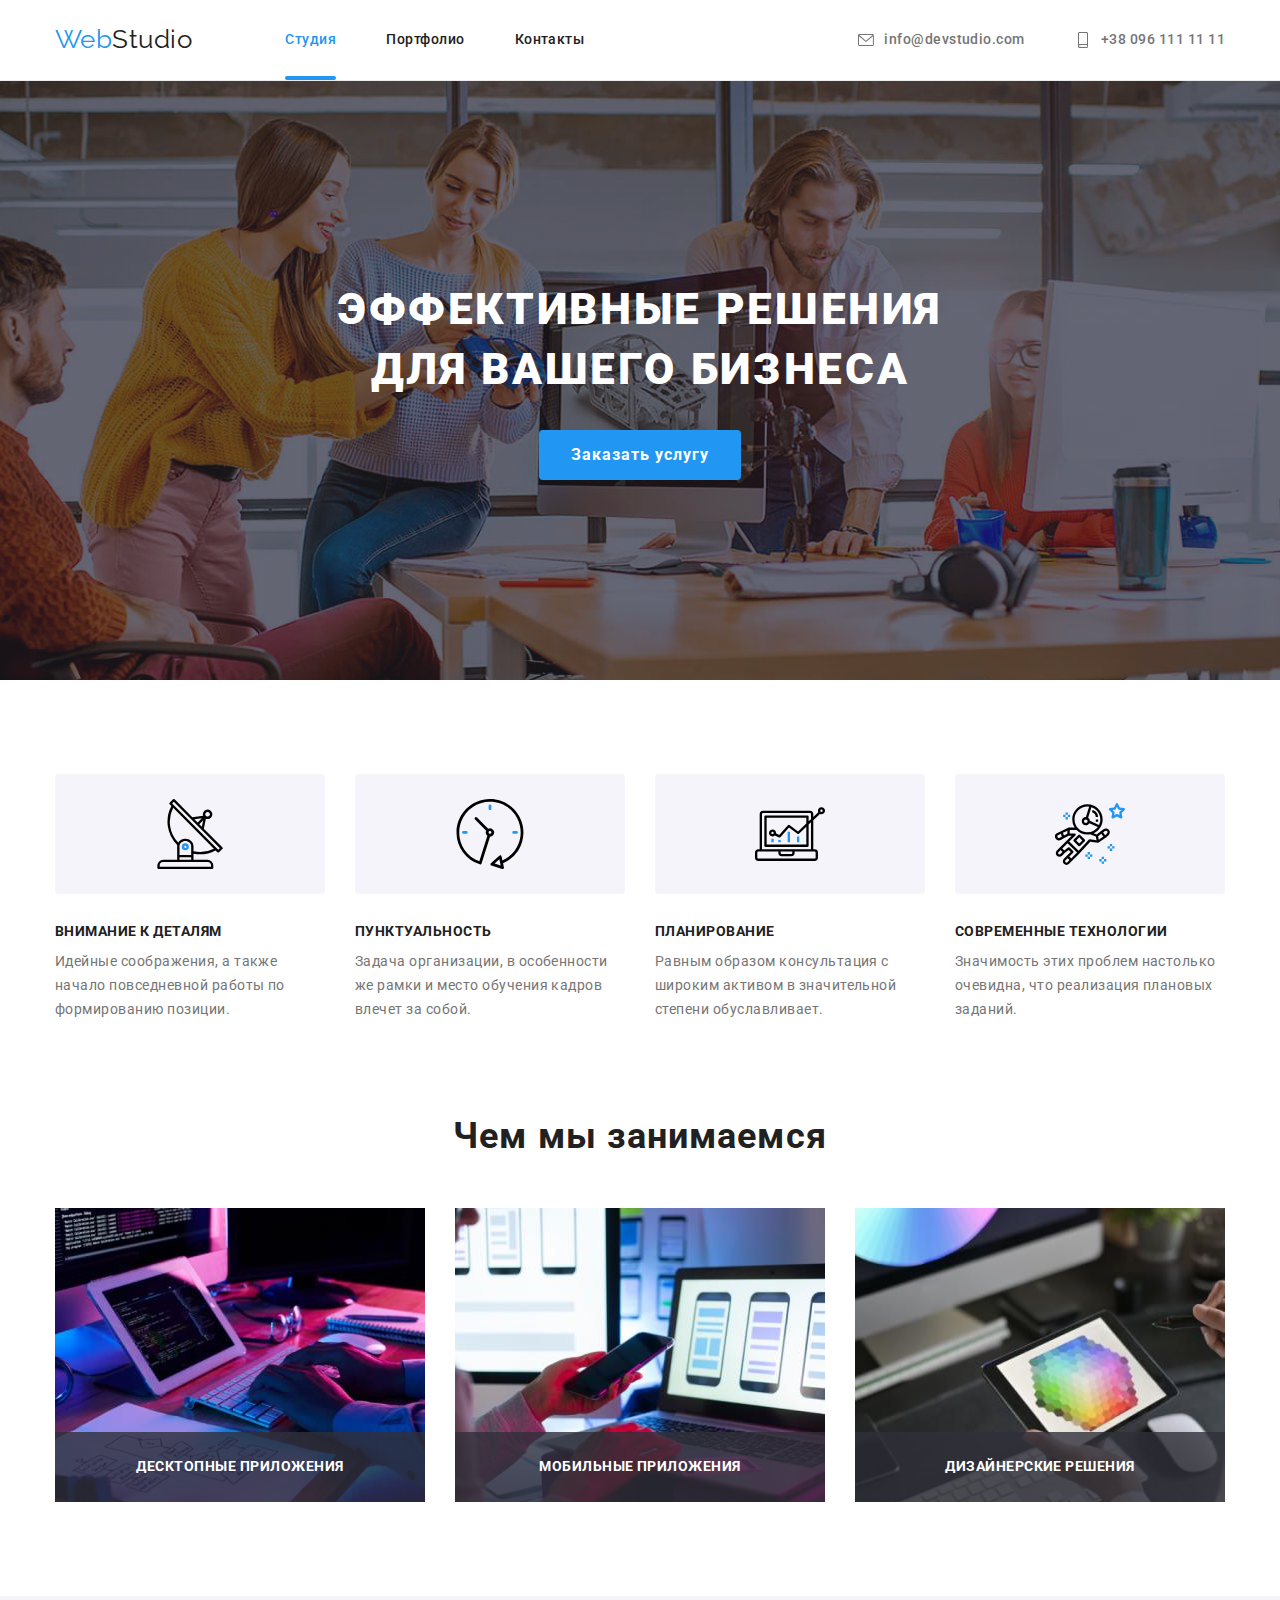
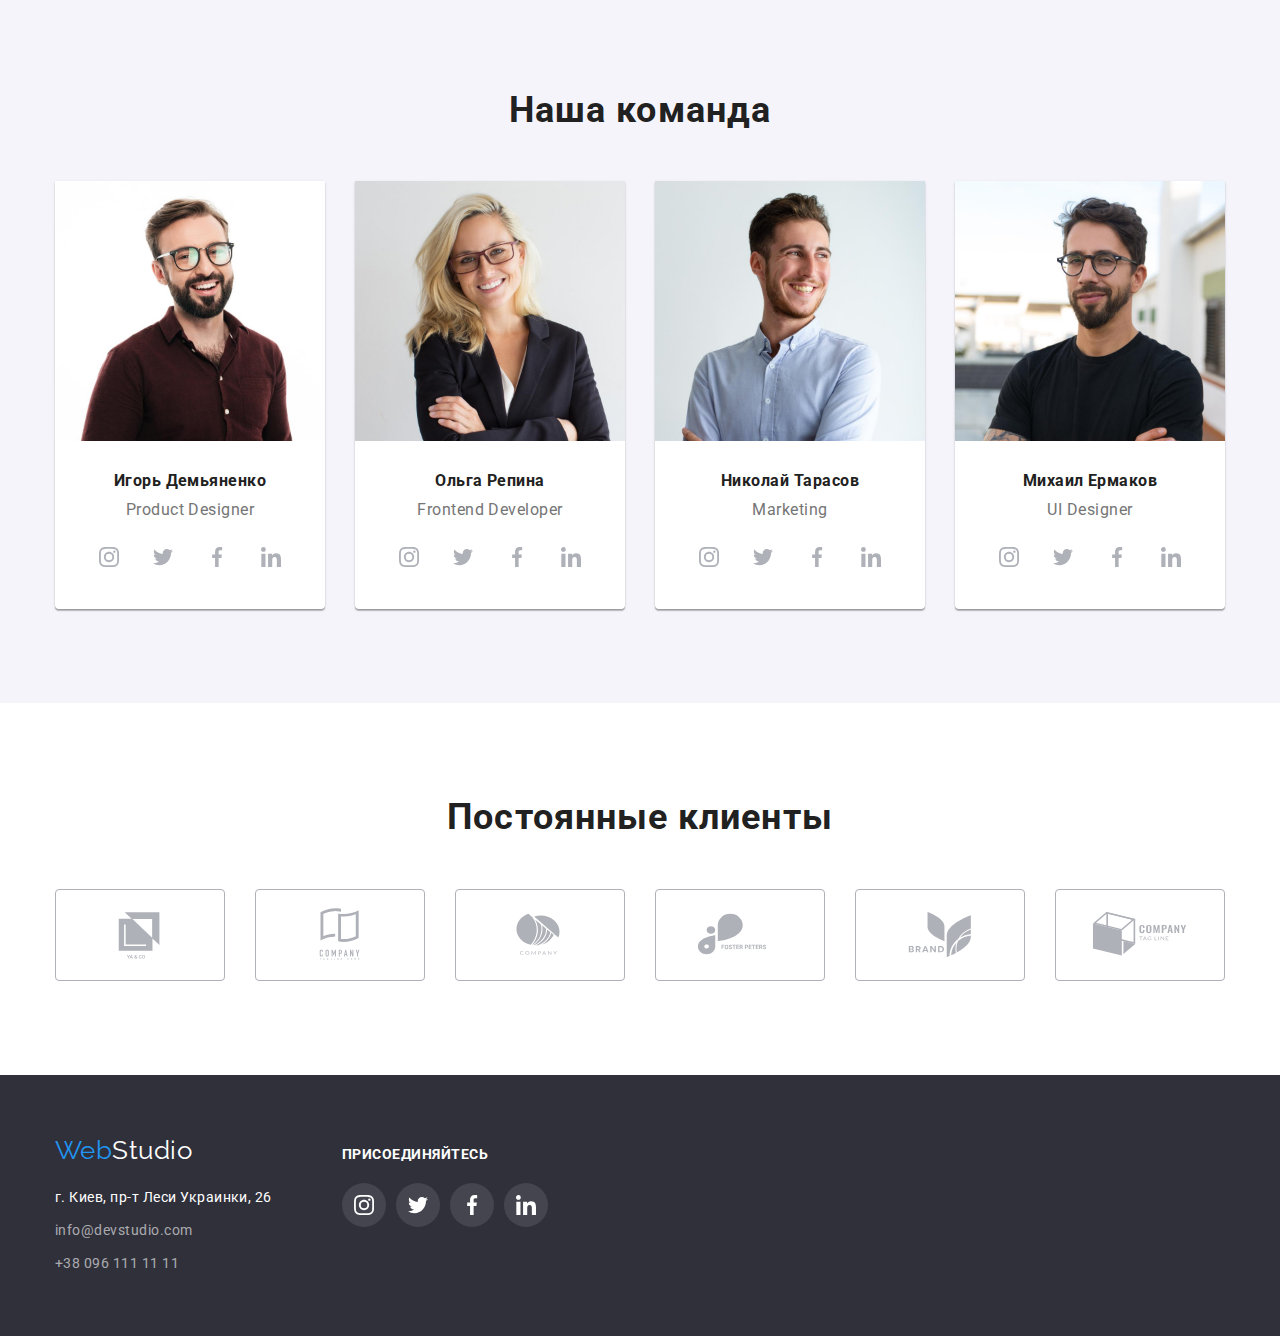
<file: index.html>
<!DOCTYPE html>
<html lang="ru">
  <head>
    <meta charset="UTF-8" />
    <meta http-equiv="X-UA-Compatible" content="IE=edge" />
    <meta name="viewport" content="width=device-width, initial-scale=1.0" />
    <title>Web Studio</title>
    <link href="https://fonts.googleapis.com/css2?family=Raleway:wght@700&family=Roboto:wght@400;500;700;900&display=swap"
      rel="stylesheet">
    <link rel="stylesheet" href="https://cdnjs.cloudflare.com/ajax/libs/modern-normalize/1.1.0/modern-normalize.min.css">
    <link rel="stylesheet" href="./css/style.css">
  </head>

  <body>

    <!-- Header -->
    <header class="header fixed">
      <div class="container main-nav">
        <nav class="nav-menu">
          <a href="./index.html" class="logo" lang="en"><span class="logo-accent">Web</span>Studio</a>
          <ul class="menu list">
            <li class="item"><a href="./index.html" class="link current">Студия</a></li>
            <li class="item"><a href="./portfolio.html" class="link">Портфолио</a></li>
            <li class="item"><a href="" class="link">Контакты</a></li>
          </ul>
        </nav>

        <ul class="header-contact list">
          <li class="item">
            <a href="mailto:info@devstudio.com" class="link">
              <svg class="contact-icon">
                <use href="./images/icons.svg#envelope"></use>
              </svg>info@devstudio.com
            </a>
          </li>
          <li class="item">
            <a href="tel:+380961111111" class="link">
              <svg class="contact-icon">
                <use href="./images/icons.svg#smartphone"></use>
              </svg>+38 096 111 11 11
            </a>
            </li>
        </ul>
      </div>
    </header>
    
    <!-- Main content -->
    <main class="main">
      
      <!-- Hero -->
      <section class="section hero">
        <div class="container">
          <h1 class="hero-title">Эффективные решения для вашего бизнеса</h1>
          <button type="button" class="button hero-btn" data-modal-open>Заказать услугу</button>

          <!-- Modal Box -->
          <div class="backdrop is-hidden" data-modal>
            <div class="modal-box">
              <button class="button modal-btn" data-modal-close>
                <svg class="icon-close">
                  <use href="./images/icons.svg#close"></use>
                </svg>
              </button>
            </div>
          </div>

        </div>
      </section>
      
      <!-- Features -->
      <section class="section">
        <div class="container">
          <h2 class="visually-hidden">Особенности</h2>
          
          <ul class="features-list list">
            <li class="features-item">
              <div class="features-thumb">
                <svg class="features-icon">
                  <use href="./images/icons.svg#antenna"></use>
                </svg>
              </div>
              <h3 class="item-title">Внимание к деталям</h3>
              <p class="text">Идейные соображения, а также начало повседневной работы по формированию позиции.</p>
            </li>
          
            <li class="features-item">
              <div class="features-thumb">
                <svg class="features-icon">
                  <use href="./images/icons.svg#clock"></use>
                </svg>
              </div>
              <h3 class="item-title">Пунктуальность</h3>
              <p class="text">Задача организации, в особенности же рамки и место обучения кадров влечет за собой.</p>
            </li>
          
            <li class="features-item">
              <div class="features-thumb">
                <svg class="features-icon">
                  <use href="./images/icons.svg#diagram"></use>
                </svg>
              </div>
              <h3 class="item-title">Планирование</h3>
              <p class="text">Равным образом консультация с широким активом в значительной степени обуславливает.</p>
            </li>
          
            <li class="features-item">
              <div class="features-thumb">
                <svg class="features-icon">
                  <use href="./images/icons.svg#astronaut"></use>
                </svg>
              </div>
              <h3 class="item-title">Современные технологии</h3>
              <p class="text">Значимость этих проблем настолько очевидна, что реализация плановых заданий.</p>
            </li>
          </ul>
        </div>
      </section>
      
      <!-- About -->
      <section class="section no-padding">
        <div class="container">
          <h2 class="section-title">Чем мы занимаемся</h2>
          
          <ul class="about list">
            <li class="about-item">
              <img class="about-img" src="./images/box1.jpg" alt="Планирование проекта" width="370">
              <h3 class="item-title">Десктопные приложения</h3>
            </li>
            <li class="about-item">
              <img class="about-img" src="./images/box2.jpg" alt="Подбор дизайна для мобильной версии" width="370">
              <h3 class="item-title">Мобильные приложения</h3>
            </li>
            <li class="about-item">
              <img class="about-img" src="./images/box3.jpg" alt="Подбор цветовой гаммы" width="370">
              <h3 class="item-title">Дизайнерские решения</h3>
            </li>
          </ul>
        </div>
      </section>
      
      <!-- Team -->
      <section class="section team">
        <div class="container">
          <h2 class="section-title">Наша команда</h2>
          
          <ul class="team-list list">
            <li class="team-item">
              <img class="team-img" src="./images/igor-demyanenko.jpg" alt="Игорь Демьяненко">
              <div class="item-desc">
                <h3 class="item-title">Игорь Демьяненко</h3>
                <p lang="en" class="text">Product Designer</p>
                <ul class="team-social list">
                  <li class="social-list">
                    <a class="social-item" href="">
                      <svg class="social-icon">
                        <use href="./images/icons.svg#instagram"></use>
                      </svg>
                    </a>
                  </li>
                  <li class="social-list">
                    <a class="social-item" href="">
                      <svg class="social-icon">
                        <use href="./images/icons.svg#twitter"></use>
                      </svg>
                    </a>
                  </li>
                  <li class="social-list">
                    <a class="social-item" href="">
                      <svg class="social-icon">
                        <use href="./images/icons.svg#facebook"></use>
                      </svg>
                    </a>
                  </li>
                  <li class="social-list">
                    <a class="social-item" href="">
                      <svg class="social-icon">
                        <use href="./images/icons.svg#linkedin"></use>
                      </svg>
                    </a>
                  </li>
                </ul>
              </div>
            </li>
          
            <li class="team-item">
              <img class="team-img" src="./images/olga-repina.jpg" alt="Ольга Репина">
              <div class="item-desc">
                <h3 class="item-title">Ольга Репина</h3>
                <p lang="en" class="text">Frontend Developer</p>
                <ul class="team-social list">
                  <li class="social-list">
                    <a class="social-item" href="">
                      <svg class="social-icon">
                        <use href="./images/icons.svg#instagram"></use>
                      </svg>
                    </a>
                  </li>
                  <li class="social-list">
                    <a class="social-item" href="">
                      <svg class="social-icon">
                        <use href="./images/icons.svg#twitter"></use>
                      </svg>
                    </a>
                  </li>
                  <li class="social-list">
                    <a class="social-item" href="">
                      <svg class="social-icon">
                        <use href="./images/icons.svg#facebook"></use>
                      </svg>
                    </a>
                  </li>
                  <li class="social-list">
                    <a class="social-item" href="">
                      <svg class="social-icon">
                        <use href="./images/icons.svg#linkedin"></use>
                      </svg>
                    </a>
                  </li>
                </ul>
              </div>
            </li>
          
            <li class="team-item">
              <img class="team-img" src="./images/nikolay-tarasov.jpg" alt="Николай Тарасов">
              <div class="item-desc">
                <h3 class="item-title">Николай Тарасов</h3>
                <p lang="en" class="text">Marketing</p>
                <ul class="team-social list">
                  <li class="social-list">
                    <a class="social-item" href="">
                      <svg class="social-icon">
                        <use href="./images/icons.svg#instagram"></use>
                      </svg>
                    </a>
                  </li>
                  <li class="social-list">
                    <a class="social-item" href="">
                      <svg class="social-icon">
                        <use href="./images/icons.svg#twitter"></use>
                      </svg>
                    </a>
                  </li>
                  <li class="social-list">
                    <a class="social-item" href="">
                      <svg class="social-icon">
                        <use href="./images/icons.svg#facebook"></use>
                      </svg>
                    </a>
                  </li>
                  <li class="social-list">
                    <a class="social-item" href="">
                      <svg class="social-icon">
                        <use href="./images/icons.svg#linkedin"></use>
                      </svg>
                    </a>
                  </li>
                </ul>
              </div>
            </li>
          
            <li class="team-item">
              <img class="team-img" src="./images/mikhail-ermakov.jpg" alt="Михаил Ермаков">
              <div class="item-desc">
                <h3 class="item-title">Михаил Ермаков</h3>
                <p lang="en" class="text">UI Designer</p>
                <ul class="team-social list">
                  <li class="social-list">
                    <a class="social-item" href="">
                      <svg class="social-icon">
                        <use href="./images/icons.svg#instagram"></use>
                      </svg>
                    </a>
                  </li>
                  <li class="social-list">
                    <a class="social-item" href="">
                      <svg class="social-icon">
                        <use href="./images/icons.svg#twitter"></use>
                      </svg>
                    </a>
                  </li>
                  <li class="social-list">
                    <a class="social-item" href="">
                      <svg class="social-icon">
                        <use href="./images/icons.svg#facebook"></use>
                      </svg>
                    </a>
                  </li>
                  <li class="social-list">
                    <a class="social-item" href="">
                      <svg class="social-icon">
                        <use href="./images/icons.svg#linkedin"></use>
                      </svg>
                    </a>
                  </li>
                </ul>
              </div>
            </li>
          </ul>
        </div>
      </section>

      <!-- Clients -->
      <section class="section">
        <div class="container">
          <h2 class="section-title">Постоянные клиенты</h2>
      
          <ul class="clients list">
            <li class="client-list">
              <a class="client-item link" href="">
                <svg class="client-icon">
                  <use href="./images/icons.svg#client-1"></use>
                </svg>
              </a>
            </li>
            <li class="client-list">
              <a class="client-item link" href="">
                <svg class="client-icon">
                  <use href="./images/icons.svg#client-2"></use>
                </svg>
              </a>
            </li>
            <li class="client-list">
              <a class="client-item link" href="">
                <svg class="client-icon">
                  <use href="./images/icons.svg#client-3"></use>
                </svg>
              </a>
            </li>
            <li class="client-list">
              <a class="client-item link" href="">
                <svg class="client-icon">
                  <use href="./images/icons.svg#client-4"></use>
                </svg>
              </a>
            </li>
            <li class="client-list">
              <a class="client-item link" href="">
                <svg class="client-icon">
                  <use href="./images/icons.svg#client-5"></use>
                </svg>
              </a>
            </li>
            <li class="client-list">
              <a class="client-item link" href="">
                <svg class="client-icon">
                  <use href="./images/icons.svg#client-6"></use>
                </svg>
              </a>
            </li>
          </ul>
        </div>
      </section>

    </main>
   
    <!-- Footer -->
    <footer class="footer">
      <div class="container">
        
        <div class="footer-contact">

          <!-- Footer Logo -->
          <a class="logo link" href="./index.html" lang="en"><span class="logo-accent">Web</span>Studio</a>
          
          <!-- Address and contacts -->
          <address>
            <ul class="main-contact list">
              <li class="contact-item"><a class="address" href="https://goo.gl/maps/BrZeRLE5wpfTbAKm7" rel="nofollow noopener noreferrer">г. Киев, пр-т
                  Леси Украинки, 26</a></li>
              <li class="contact-item"><a href="mailto:info@devstudio.com" class="link">info@devstudio.com</a></li>
              <li class="contact-item"><a href="tel:+380961111111" class="link">+38 096 111 11 11</a></li>
            </ul>
          </address>
        </div>

        <div class="footer-social">
          <p class="text">присоединяйтесь</p>
          <ul class="footer-icons list">
              <li class="social-list">
                <a class="social-item" href="">
                  <svg class="social-icon">
                    <use href="./images/icons.svg#instagram"></use>
                  </svg>
                </a>
              </li>
              <li class="social-list">
                <a class="social-item" href="">
                  <svg class="social-icon">
                    <use href="./images/icons.svg#twitter"></use>
                  </svg>
                </a>
              </li>
              <li class="social-list">
                <a class="social-item" href="">
                  <svg class="social-icon">
                    <use href="./images/icons.svg#facebook"></use>
                  </svg>
                </a>
              </li>
              <li class="social-list">
                <a class="social-item" href="">
                  <svg class="social-icon">
                    <use href="./images/icons.svg#linkedin"></use>
                  </svg>
                </a>
              </li>
          </ul>
        </div>
      </div>
    </footer>

    <script src="./js/modal.js"></script>
  </body>
</html>
</file>
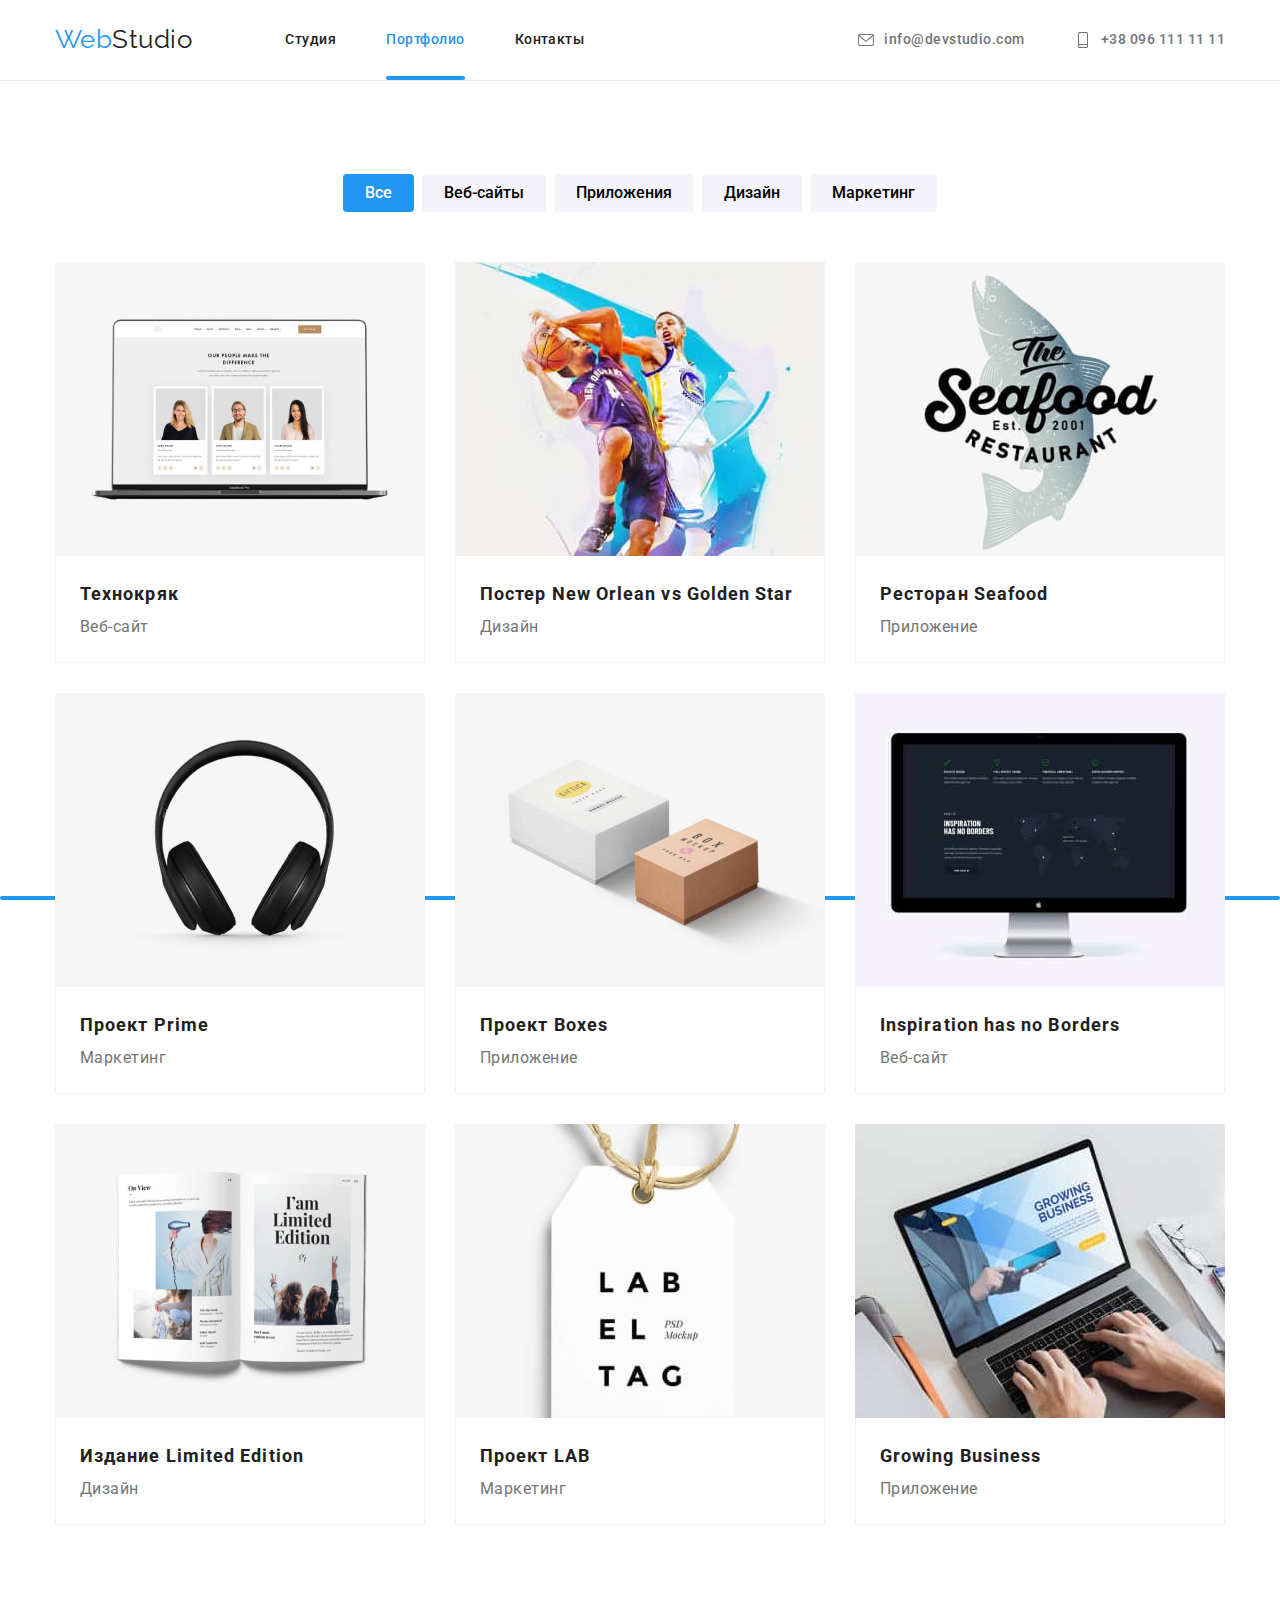
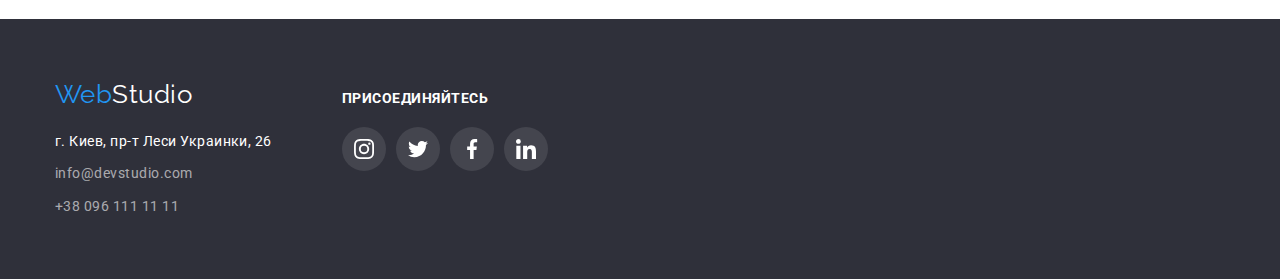
<file: portfolio.html>
<!DOCTYPE html>
<html lang="ru">
<head>
    <meta charset="UTF-8">
    <meta http-equiv="X-UA-Compatible" content="IE=edge">
    <meta name="viewport" content="width=device-width, initial-scale=1.0">
    <title>Портфолио</title>
    <link href="https://fonts.googleapis.com/css2?family=Raleway:wght@700&family=Roboto:wght@400;500;700;900&display=swap"
        rel="stylesheet">
    <link rel="stylesheet" href="https://cdnjs.cloudflare.com/ajax/libs/modern-normalize/1.1.0/modern-normalize.min.css">
    <link rel="stylesheet" href="./css/style.css">
</head>

<body>

    <!-- Header -->
    <header class="header fixed">
        <div class="container main-nav">
            <nav class="nav-menu">
                <a href="./index.html" class="logo" lang="en"><span class="logo-accent">Web</span>Studio</a>
                <ul class="menu list">
                    <li class="item"><a href="./index.html" class="link">Студия</a></li>
                    <li class="item"><a href="./portfolio.html" class="link current">Портфолио</a></li>
                    <li class="item"><a href="" class="link">Контакты</a></li>
                </ul>
            </nav>
    
            <ul class="header-contact list">
                <li class="item">
                    <a href="mailto:info@devstudio.com" class="link">
                        <svg class="contact-icon">
                            <use href="./images/icons.svg#envelope"></use>
                        </svg>info@devstudio.com
                    </a>
                </li>
                <li class="item">
                    <a href="tel:+380961111111" class="link">
                        <svg class="contact-icon">
                            <use href="./images/icons.svg#smartphone"></use>
                        </svg>+38 096 111 11 11
                    </a>
                </li>
            </ul>
        </div>
    </header>

    <!-- Main content -->
    <main class="main">
        <section class="section">
            <h1 class="visually-hidden">Наши работы</h1>

            <!-- Filter -->
            <div class="container">
                <ul class="filter-list list">
                    <li class="item">
                        <button type="button" class="filter-btn current">Все</button>
                    </li>
                    <li class="item">
                        <button type="button" class="filter-btn">Веб-сайты</button>
                    </li>
                    <li class="item">
                        <button type="button" class="filter-btn">Приложения</button>
                    </li>
                    <li class="item">
                        <button type="button" class="filter-btn">Дизайн</button>
                    </li>
                    <li class="item">
                        <button type="button" class="filter-btn">Маркетинг</button>
                    </li>
                </ul>
            
            <!-- Examples -->
                <ul class="portfolio list">
                    <li class="portfolio-item">
                        <a href="" class="card link">
                            <div class="card-thumb">
                                <img class="item-img" src="./images/technocrack.jpg" alt="" width="370">
                                <div class="overlay">
                                    <p class="overlay-text">Технокряк это современная площадка распространения коронавируса. Компании используют эту платформу
                                        для цифрового
                                        шпионажа и атак на защищённые сервера конкурентов.</p>
                                </div>
                            </div>
                            
                            <div class="portfolio-desc">
                                <h2 class="portfolio-title">Технокряк</h2>
                                <p class="text">Веб-сайт</p>
                            </div>
                        </a>
                
                    </li>
                    <li  class="portfolio-item">
                        <a href="" class="link">
                            <div class="card-thumb">
                                <img class="item-img" src="./images/poster-no-gs.jpg" alt="" width="370">
                                <div class="overlay">
                                    <p class="overlay-text">Lorem ipsum dolor sit amet consectetur adipisicing elit. Illum, quaerat. Laboriosam iusto, magni deleniti doloribus voluptates quas dolorem recusandae atque, non inventore earum cumque provident, porro ab obcaecati neque eaque!
                                    Quos magnam pariatur veniam vel earum, consequatur ipsa! Rem, soluta! Mollitia commodi et at placeat accusamus rerum magni, doloribus libero, beatae assumenda sint voluptatibus voluptates facilis sit quae, necessitatibus consequatur.
                                    Molestias id voluptas itaque eveniet soluta officiis amet omnis iste recusandae nisi eum quos est eligendi vero reprehenderit culpa, inventore maiores, doloremque ratione qui architecto. Soluta obcaecati necessitatibus dolor vitae!</p>
                                </div>
                            </div>
                            
                            <div class="portfolio-desc">
                                <h2 class="portfolio-title">Постер <span lang="en">New Orlean vs Golden Star</span></h2>
                                <p class="text">Дизайн</p>
                            </div>
                        </a>
                    </li>
                    <li class="portfolio-item">
                        <a href="" class="link">
                            <div class="card-thumb">
                                <img class="item-img" src="./images/seafood.jpg" alt="" width="370">
                                <div class="overlay">
                                    <p class="overlay-text">Lorem ipsum dolor sit amet consectetur adipisicing elit. Tenetur ad possimus obcaecati, blanditiis consequuntur in dolo ab autem veniam, ullam velit voluptates alias neque nesciunt eveniet repudiandae quisquam!</p>
                                </div>
                            </div>
                            <div class="portfolio-desc">
                                <h2 class="portfolio-title">Ресторан <span lang="en">Seafood</span></h2>
                                <p class="text">Приложение</p>
                            </div>
                        </a>
                    </li>
                    <li class="portfolio-item">
                        <a href="" class="link">
                            <div class="card-thumb">
                                <img class="item-img" src="./images/project-prime.jpg" alt="" width="370">
                                <div class="overlay">
                                    <p class="overlay-text">Lorem ipsum dolor sit amet consectetur adipisicing elit. Earum nam fugit cumque, incidunt officia necessitatibus dolor dolorem numquam voluptas odit aperiam dolores odio quisquam consequatur beatae iusto!</p>
                                </div>
                            </div>
                            <div class="portfolio-desc">
                                <h2 class="portfolio-title">Проект <span lang="en">Prime</span></h2>
                                <p class="text">Маркетинг</p>
                            </div>
                        </a>
                    </li>
                    <li class="portfolio-item">
                        <a href="" class="link">
                            <div class="card-thumb">
                                <img class="item-img" src="./images/boxes.jpg" alt="" width="370">
                                <div class="overlay">
                                    <p class="overlay-text">Lorem, ipsum dolor sit amet consectetur adipisicing elit. Voluptatum qui, nisi minus recusandae nostrum aliquam veritatis. Ducimus quisquam voluptas deserunt accusantium excepturi, temporibus eaque similique iste commodi nemo, facere modi? Provident quasi facere sunt, illum facilis consectetur molestiae delectus perferendis ut! Libero perferendis accusamus
                                    illum, in expedita, id quisquam excepturi, beatae nesciunt assumenda ad eum ipsum recusandae dolor quod nam.</p>
                                </div>
                            </div>
                            <div class="portfolio-desc">
                                <h2 class="portfolio-title">Проект <span lang="en">Boxes</span></h2>
                                <p class="text">Приложение</p>
                            </div>
                        </a>
                    </li>
                    <li class="portfolio-item">
                        <a href="" class="link">
                            <div class="card-thumb">
                                <img class="item-img" src="./images/inspiration.jpg" alt="" width="370">
                                <div class="overlay">
                                    <p class="overlay-text">Lorem ipsum dolor sit amet consectetur adipisicing elit. Earum nam fugit cumque enim,
                                            incidunt officia necessitatibus dolor natus quia!</p>
                                </div>
                            </div>
                            
                            <div class="portfolio-desc">
                                <h2 class="portfolio-title" lang="en">Inspiration has no Borders</h2>
                                <p class="text">Веб-сайт</p>
                            </div>
                        </a>
                    </li>
                    <li class="portfolio-item">
                        <a href="" class="link">
                            <div class="card-thumb">
                                <img class="item-img" src="./images/linited-edition.jpg" alt="" width="370">
                                <div class="overlay">
                                    <p class="overlay-text">Lorem ipsum dolor sit amet consectetur adipisicing elit. Earum nam fugit cumque enim,
                                        incidunt officia necessitatibus dolor natus quia dolorem quisquam
                                        consequatur beatae iusto!</p>
                                </div>
                            </div>
                            
                            <div class="portfolio-desc">
                                <h2 class="portfolio-title">Издание <span lang="en">Limited Edition</span></h2>
                                <p class="text">Дизайн</p>
                            </div>
                        </a>
                    </li>
                    <li class="portfolio-item">
                        <a href="" class="link">
                            <div class="card-thumb">
                                <img class="item-img" src="./images/lab.jpg" alt="" width="370">
                                <div class="overlay">
                                    <p class="overlay-text">Lorem ipsum dolor sit amet consectetur adipisicing elit. Earum nam fugit cumque enim,
                                        incidunt officia voluptas odit aperiam dolores odio quisquam
                                        consequatur beatae iusto!</p>
                                </div>
                            </div>
                            
                            <div class="portfolio-desc">
                                <h2 class="portfolio-title">Проект <span lang="en">LAB</span></h2>
                                <p class="text">Маркетинг</p>
                            </div>
                        </a>
                    </li>
                    <li class="portfolio-item">
                        <a href="" class="link">
                            <div class="card-thumb">
                                <img class="item-img" src="./images/growing-business.jpg" alt="" width="370">
                                <div class="overlay">
                                    <p class="overlay-text">Lorem ipsum dolor sit amet consectetur adipisicing elit. Earum nam fugit cumque enim,
                                        incidunt officia necessitatibus dolor natus quia dolorem quisquam
                                        consequatur beatae iusto!</p>
                                </div>
                            </div>
                            
                            <div class="portfolio-desc">
                                <h2 class="portfolio-title" lang="en">Growing Business</h2>
                                <p class="text">Приложение</p>
                            </div>
                        </a>
                    </li>
                </ul>
            </div>
        </section>
    </main>

    <!-- Footer -->
    <footer class="footer">
        <div class="container">
    
            <div class="footer-contact">
    
                <!-- Footer Logo -->
                <a class="logo link" href="./index.html" lang="en"><span class="logo-accent">Web</span>Studio</a>
    
                <!-- Address and contacts -->
                <address>
                    <ul class="main-contact list">
                        <li class="contact-item"><a class="address" href="https://goo.gl/maps/BrZeRLE5wpfTbAKm7"
                                rel="nofollow noopener noreferrer">г. Киев, пр-т
                                Леси Украинки, 26</a></li>
                        <li class="contact-item"><a href="mailto:info@devstudio.com" class="link">info@devstudio.com</a>
                        </li>
                        <li class="contact-item"><a href="tel:+380961111111" class="link">+38 096 111 11 11</a></li>
                    </ul>
                </address>
            </div>
    
            <div class="footer-social">
                <p class="text">присоединяйтесь</p>
                <ul class="footer-icons list">
                    <li class="social-list">
                        <a class="social-item" href="">
                            <svg class="social-icon">
                                <use href="./images/icons.svg#instagram"></use>
                            </svg>
                        </a>
                    </li>
                    <li class="social-list">
                        <a class="social-item" href="">
                            <svg class="social-icon">
                                <use href="./images/icons.svg#twitter"></use>
                            </svg>
                        </a>
                    </li>
                    <li class="social-list">
                        <a class="social-item" href="">
                            <svg class="social-icon">
                                <use href="./images/icons.svg#facebook"></use>
                            </svg>
                        </a>
                    </li>
                    <li class="social-list">
                        <a class="social-item" href="">
                            <svg class="social-icon">
                                <use href="./images/icons.svg#linkedin"></use>
                            </svg>
                        </a>
                    </li>
                </ul>
            </div>
        </div>
    </footer>

    <!-- <script>
        const { height: pageHeaderHeight } = document
            .querySelector(".header-fixed")
            .getBoundingClientRect();

        document.body.style.paddingTop = `${pageHeaderHeight}px`;
    </script> -->
    
</body>
</html>
</file>
<file: css/style.css>
/* основной цвет текста #212121 */
/* вторичный цвет текста #757575 */
/* основной цвет фона, заголовка и текста кнопок #ffffff */
/* вторичный цвет фона #f5f4fa */
/* цвет фона футера #2f303a */
/* цвет акцента #2196f3 */
/* цвет ховер главной кнопки #188ce8 */
/* цвет текста в футере rgba(255, 255, 255, 0.6) */
/* цвет фона иконок в футере rgba(255, 255, 255, 0.1); */
/* цвет фона карточек #EEEEEE */
/* цвет оверлея для карточек в портфолио rgba(33, 150, 243, 0.9); */

:root {
  --main-font: Roboto, sans-serif;
  --logo-font: Raleway, sans-serif;

  --secondary-bg-color: #f5f4fa;
  --footer-bg-color: #2f303a;
  --main-text-color: #212121;
  --secondary-text-color: #757575;
  --accent-color: #2196f3;
  --hover-main-btn-color: #188ce8;
  --accent-text-and-bg-color: #ffffff;
  --footer-text-color: rgba(255, 255, 255, 0.6);
  --bg-color-card: #eeeeee;
  --main-icons-color: #afb1b8;
  --bg-icons-color: rgba(255, 255, 255, 0.1);
  --overlay-card-color: rgba(33, 150, 243, 0.9);

  --duration: 250ms;
  --timing-function: cubic-bezier(0.4, 0, 0.2, 1);
}

/* Убираем внешние отступы */
h1,
h2,
h3,
h4,
h5,
h6,
p,
ul {
  margin: 0;
}

body {
  font-family: var(--main-font);
  letter-spacing: 0.03em;

  background-color: var(--accent-text-and-bg-color);
  color: var(--main-text-color);
}

button {
  font-family: inherit;
  font-size: inherit;
  text-align: center;
  cursor: pointer;
}

img {
  display: block;
  max-width: 100%;
  height: auto;
}

.container {
  margin: 0 auto;
  padding-left: 15px;
  padding-right: 15px;
  width: 1200px;
}

/* Убираем внутренние отступы и стандартную стилизацию для списков */
.list {
  padding: 0;
  list-style: none;
}

.text {
  color: var(--secondary-text-color);
}

.section {
  padding: 94px 0;
}

.section.no-padding {
  padding-top: 0;
}

.section-title {
  margin-bottom: 50px;
  font-weight: 700;
  font-size: 36px;
  line-height: 1.16;
  text-align: center;
  letter-spacing: 0.03em;
}

.visually-hidden {
  position: absolute;
  width: 1px;
  height: 1px;
  margin: -1px;
  border: 0;
  padding: 0;
  white-space: nowrap;
  clip-path: inset(100%);
  clip: rect(0 0 0 0);
  overflow: hidden;
}

.item-title {
  margin-bottom: 10px;
  font-weight: 700;
  font-size: 14px;
  line-height: 1.14;
}

.button {
  font-weight: 700;
  line-height: 1.87;
  letter-spacing: 0.06em;

  background-color: var(--accent-color);

  transition-property: color, background-color;
  transition-duration: var(--duration);
  transition-timing-function: var(--timing-function);
}

.social-icon {
  width: 20px;
  height: 20px;
  fill: currentColor;
}

/* ---------- HEADER ---------- */

.header {
  border-bottom: 1px solid #ececec;
}

.fixed {
  position: fixed;
  top: 0;
  left: 0;
  z-index: 2;
  width: 100%;

  min-height: 80px;
  background-color: var(--accent-text-and-bg-color);
}

/* ---------- LOGO ---------- */

.logo {
  font-family: var(--logo-font);
  font-size: 26px;
  line-height: 1.19;
  text-decoration: none;

  color: var(--main-text-color);

  transition: color var(--duration) var(--timing-function);
}

.header .logo {
  padding: 24px 0;
}

.logo-accent {
  color: var(--accent-color);

  transition: color var(--duration) var(--timing-function);
}

/* ---------- MENU ---------- */

.main-nav,
.nav-menu {
  display: flex;
}

.menu {
  display: flex;
  margin-left: 93px;
}

.menu .item:not(:last-child) {
  margin-right: 50px;
}

.menu .link,
.header-contact .link {
  display: block;
  padding: 32px 0;
}

.menu .link {
  position: relative;
  font-weight: 500;
  font-size: 14px;
  line-height: 1.14;
  text-decoration: none;
  color: var(--main-text-color);

  transition: color var(--duration) var(--timing-function);
}

.header-contact {
  display: flex;
  margin-left: auto;
}

.header-contact .item:not(:last-child) {
  margin-right: 50px;
}

.header-contact .link {
  display: flex;
  align-items: center;

  font-weight: 500;
  font-size: 14px;
  line-height: 1.14;
  text-decoration: none;

  color: var(--secondary-text-color);

  transition: color var(--duration) var(--timing-function);
}

.contact-icon {
  margin-right: 10px;
  width: 16px;
  height: 16px;
  fill: currentColor;
}

.logo:hover,
.logo:focus,
.link.current,
.nav-menu .link:hover,
.nav-menu .link:focus,
.header-contact .link:hover,
.header-contact .link:focus,
.footer-contact .link:hover,
.footer-contact .link:focus {
  color: var(--accent-color);
}

.current::after {
  content: "";
  position: absolute;
  bottom: 0;
  right: 0;
  width: 100%;
  height: 4px;
  background: var(--accent-color);

  border-radius: 2px;
}

/* ---------- MAIN ---------- */

.main {
  margin-top: 80px;
}

/* ---------- FOOTER ---------- */

.footer {
  padding: 60px 0;
  background-color: var(--footer-bg-color);
}

.footer .container {
  display: flex;
  align-items: baseline;
}

.footer-contact {
  margin-right: 70px;
}

.footer-contact .logo {
  display: block;
  margin-bottom: 20px;
  color: var(--accent-text-and-bg-color);
}

.main-contact {
  font-size: 14px;
  line-height: 1.71;
  font-style: normal;
}

.contact-item:not(:last-child) {
  margin-bottom: 9px;
}

.main-contact .link {
  color: var(--footer-text-color);
  text-decoration: none;

  transition: color var(--duration) var(--timing-function);
}

.address {
  color: var(--accent-text-and-bg-color);
  text-decoration: none;
}

.footer-icons {
  display: flex;
}

.social-list:not(:last-child) {
  margin-right: 10px;
}

.social-item {
  display: flex;
  justify-content: center;
  align-items: center;
  width: 44px;
  height: 44px;
  color: var(--main-icons-color);
  border-radius: 50%;

  transition-property: color, background-color;
  transition-duration: var(--duration);
  transition-timing-function: var(--timing-function);
}

.footer-icons .social-item {
  background-color: var(--bg-icons-color);
}

.footer-icons .social-icon {
  color: var(--accent-text-and-bg-color);
}

.footer-icons .social-item:hover,
.footer-icons .social-item:focus,
.team-social .social-item:hover,
.team-social .social-item:focus {
  color: var(--accent-text-and-bg-color);
  background-color: var(--accent-color);
}

.footer-social > .text {
  margin-bottom: 20px;
  color: var(--accent-text-and-bg-color);

  font-weight: 700;
  font-size: 14px;
  line-height: 1.14;
  text-transform: uppercase;
}

/* ---------- HERO ---------- */

.hero {
  display: flex;
  justify-content: center;
  align-items: center;
  max-width: 1600px;
  min-height: 600px;
  margin-right: auto;
  margin-left: auto;

  background-color: var(--footer-bg-color);
  background-image: linear-gradient(
      to right,
      rgba(47, 48, 58, 0.4),
      rgba(47, 48, 58, 0.4)
    ),
    url(../images/main-bg.jpg);
  background-repeat: no-repeat;
  background-position: center;
  background-size: cover;
}

.hero .container {
  width: 696px;
  text-align: center;
}

.hero-title {
  margin-bottom: 30px;
  font-weight: 900;
  font-size: 44px;
  line-height: 1.36;
  letter-spacing: 0.06em;
  text-transform: uppercase;

  color: var(--accent-text-and-bg-color);
}

.hero-btn {
  padding: 10px 32px;
  color: var(--accent-text-and-bg-color);
}

.hero-btn:hover,
.hero-btn:focus {
  background-color: var(--hover-main-btn-color);
}

.hero-btn,
.filter-btn {
  border: 0;
  border-radius: 4px;
}

/* ---------- FEATURES ---------- */

.features-list {
  display: flex;
  flex-wrap: wrap;
  margin-right: -30px;
}

.features-item {
  flex-basis: calc((100% - 4 * 30px) / 4);
  margin-right: 30px;
}

/* .features-item:not(:nth-child(4n)) {
  margin-right: 30px;
} */

.features-thumb {
  display: flex;
  align-items: center;
  justify-content: center;
  margin-bottom: 30px;
  width: 100%;
  height: 120px;

  background-color: var(--secondary-bg-color);
  border-radius: 4px;
}

.features-icon {
  width: 70px;
  height: 70px;
}

.features-item .item-title {
  text-transform: uppercase;
}

.features-item .text {
  font-size: 14px;
  line-height: 1.71;
}

/* ---------- ABOUT ---------- */

.about {
  display: flex;
}

.about-item {
  position: relative;
}

.about-item:not(:nth-child(3n)) {
  margin-right: 30px;
}

.about-item .item-title {
  position: absolute;
  bottom: 0;
  right: 0;
  display: flex;
  justify-content: center;
  align-items: center;
  margin-bottom: 0;
  width: 100%;
  height: 70px;

  text-transform: uppercase;
  color: var(--accent-text-and-bg-color);
  background: rgba(47, 48, 58, 0.8);
}

/* ---------- TEAM ---------- */

.team {
  background-color: var(--secondary-bg-color);
}

.team-list {
  display: flex;
  margin-right: -30px;
  margin-bottom: -30px;
}

.team-item {
  flex-basis: calc((100% - 4 * 30px) / 4);
  /* width: 270px; */

  margin-right: 30px;
  margin-bottom: 30px;

  background-color: var(--accent-text-and-bg-color);
  box-shadow: 0px 1px 3px rgba(0, 0, 0, 0.12), 0px 1px 1px rgba(0, 0, 0, 0.14),
    0px 2px 1px rgba(0, 0, 0, 0.2);
  border-radius: 0px 0px 4px 4px;
}

.item-desc {
  padding: 30px 32px;
}

.team .item-title,
.team-item .text {
  font-size: 16px;
  line-height: 1.19;
  text-align: center;
}

.team-item-title {
  font-weight: 500;
}

.team-item .text {
  margin-bottom: 16px;
}

.team-social {
  display: flex;
  justify-content: center;
}

/* ---------- CLIENTS ---------- */

.clients {
  display: flex;
}

.client-list:not(:last-child) {
  margin-right: 30px;
}

.client-item {
  display: flex;
  justify-content: center;
  align-items: center;
  width: 170px;
  height: 92px;
  color: var(--main-icons-color);
  border: 1px solid var(--main-icons-color);
  border-radius: 4px;

  transition-property: color, border-color;
  transition-duration: var(--duration);
  transition-timing-function: var(--timing-function);
}

.client-icon {
  width: 106px;
  height: 60px;
  fill: currentColor;
}

.client-item:hover,
.client-item:focus {
  color: var(--accent-color);
  border-color: var(--accent-color);
}

/* ---------- FILTER BUTTONS ---------- */

.filter-list {
  display: flex;
  justify-content: center;
  margin-bottom: 50px;
}

.filter-list .item:not(:last-child) {
  margin-right: 8px;
}

.filter-list .link {
  display: block;
}

.filter-btn {
  padding: 6px 22px;
  font-weight: 500;
  line-height: 1.62;

  background-color: var(--secondary-bg-color);

  transition-property: color, background-color, box-shadow;
  transition-duration: var(--duration);
  transition-timing-function: var(--timing-function);
}

.filter-btn:hover,
.filter-btn:focus,
.filter-btn.current {
  background-color: var(--accent-color);
  color: var(--accent-text-and-bg-color);
  box-shadow: drop-shadow(0px 4px 4px rgba(0, 0, 0, 0.25));
}

/* ---------- EXAMPLES ---------- */

.portfolio {
  display: flex;
  flex-wrap: wrap;
  margin: -15px;
}

.portfolio-item {
  margin: 15px;
  flex-basis: calc((100% - 6 * 15px) / 3);
}

/* ---------- Alternative ---------- */
/* .portfolio-item:not(:nth-child(3n)) {
  margin-right: 30px;
}

.portfolio-item:not(:nth-last-of-type(-n + 3)) {
  margin-bottom: 30px;
} */
/* ---------- End Alternative ---------- */

.portfolio .link {
  display: block;
  color: var(--main-text-color);
  text-decoration: none;

  transition: box-shadow var(--duration) var(--timing-function);
}

.portfolio .link:hover,
.portfolio .link:focus {
  box-shadow: 0px 1px 1px rgba(0, 0, 0, 0.12), 0px 4px 4px rgba(0, 0, 0, 0.06),
    1px 4px 6px rgba(0, 0, 0, 0.16);
}

.card-thumb {
  position: relative;
  height: 100%;
  overflow: hidden;
}

.overlay {
  position: absolute;
  left: 0;
  bottom: 0;
  width: 100%;
  height: 100%;

  background: var(--overlay-card-color);

  transform: translateY(101%);
  transition: transform var(--duration) var(--timing-function);

  overflow-y: auto;
}

.portfolio .link:hover .overlay,
.portfolio .link:focus .overlay {
  transform: translateY(0);
}

.overlay-text {
  padding: 63px 24px 24px;
  text-align: left;
  font-size: 18px;
  line-height: 1.56;

  color: var(--accent-text-and-bg-color);
}

.portfolio-title {
  font-size: 18px;
  line-height: 2;
  letter-spacing: 0.06em;
}

.portfolio .text {
  font-size: 16px;
  line-height: 1.87;
}

.portfolio-desc {
  padding: 20px 24px;
  border: 1px solid var(--bg-color-card);
  border-top: 0;
}

/* ---------- MODAL BOX ---------- */

.backdrop {
  position: fixed;
  top: 0;
  left: 0;
  z-index: 3;
  width: 100%;
  height: 100%;

  background: rgba(0, 0, 0, 0.2);

  opacity: 1;
  transition: opacity var(--duration) var(--timing-function);
}

.backdrop.is-hidden {
  opacity: 0;
  pointer-events: none;
}

.backdrop.is-hidden .modal-box {
  transform: translate(-50%, -50%) scale(1.2);
}

.modal-box {
  position: relative;
  left: 50%;
  top: 50%;

  width: 528px;
  height: 581px;
  padding: 40px;

  background-color: var(--accent-text-and-bg-color);
  box-shadow: 0px 1px 3px rgba(0, 0, 0, 0.12), 0px 1px 1px rgba(0, 0, 0, 0.14),
    0px 2px 1px rgba(0, 0, 0, 0.2);
  border-radius: 4px;

  transform: translate(-50%, -50%) scale(1);

  transition: transform var(--duration) var(--timing-function);
}

.modal-btn {
  display: flex;
  align-items: center;
  position: absolute;
  top: 0;
  right: 0;
  margin: 8px;
  width: 30px;
  height: 30px;

  background-color: var(--accent-text-and-bg-color);
  border: 1px solid rgba(0, 0, 0, 0.1);
  border-radius: 50%;
}

.modal-btn:hover,
.modal-btn:focus {
  color: var(--accent-color);
}

.icon-close {
  width: 18px;
  height: 18px;
  fill: currentColor;
}
</file>
